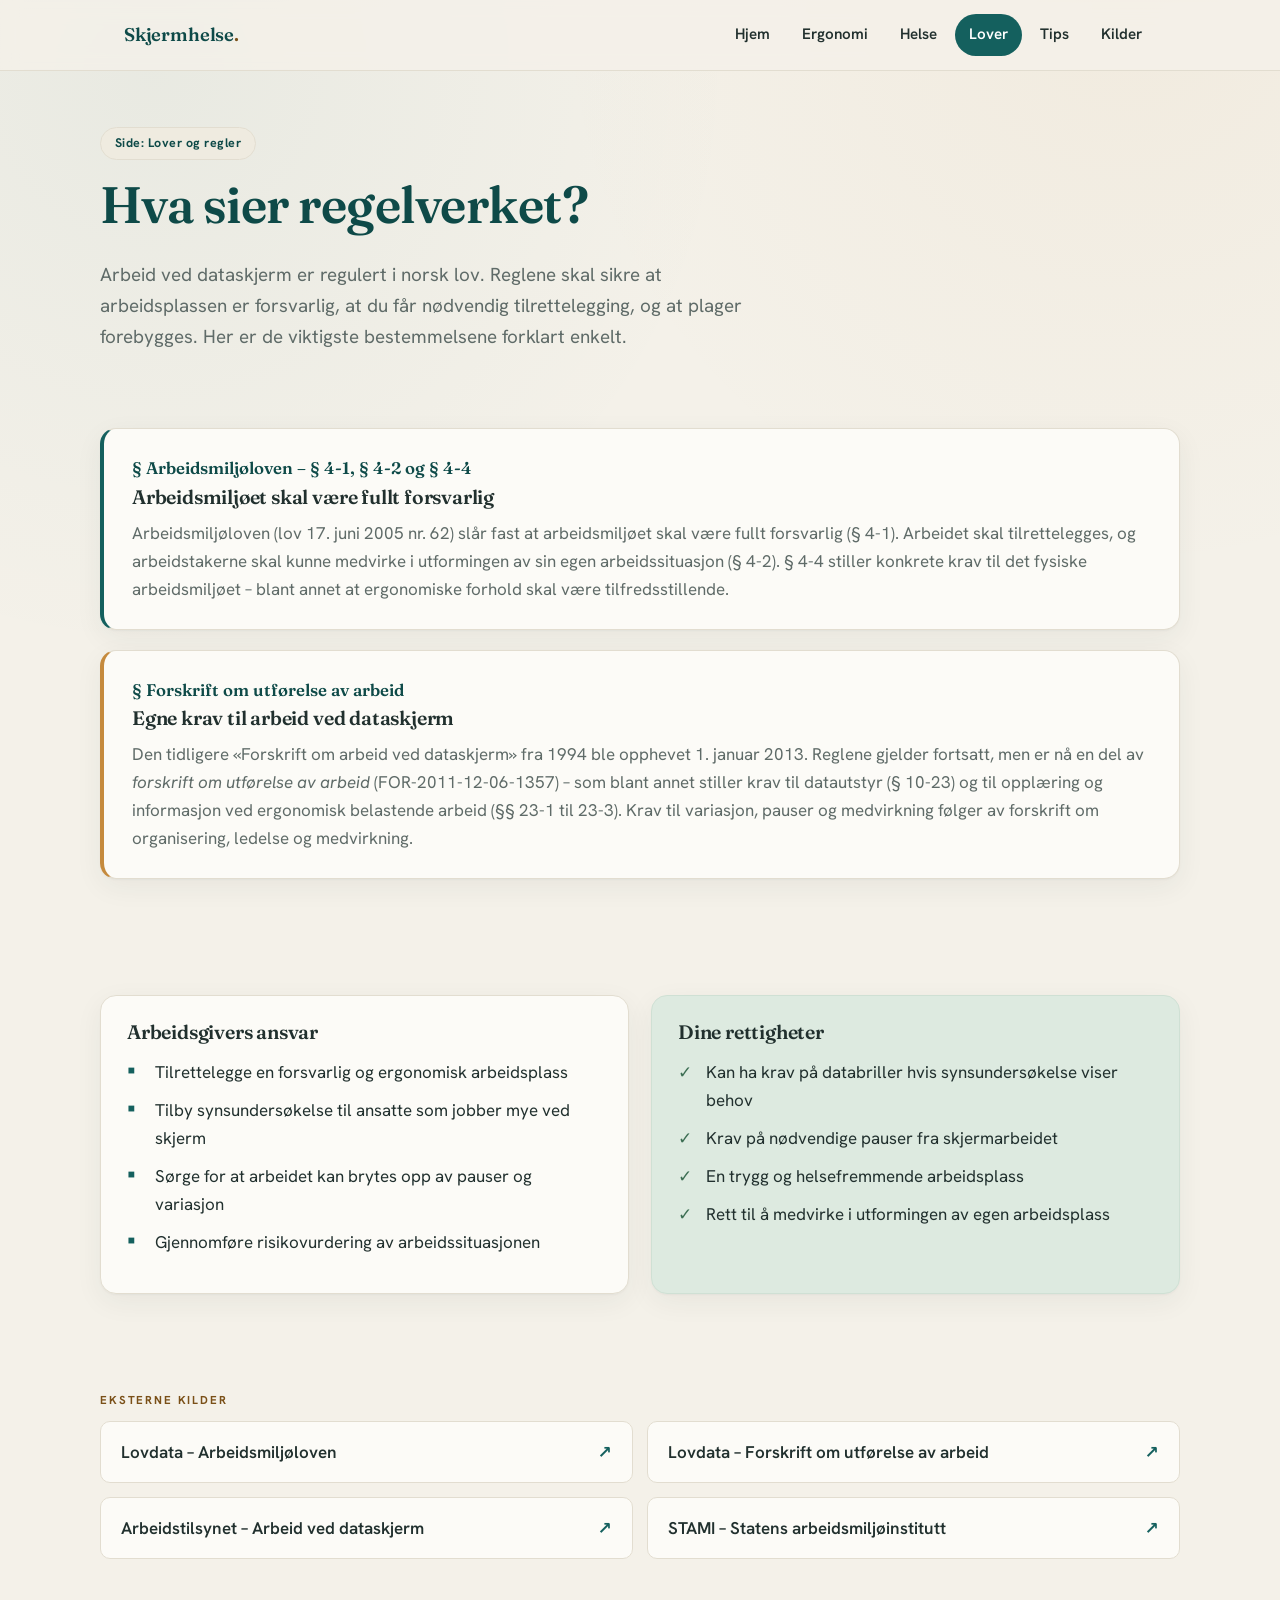
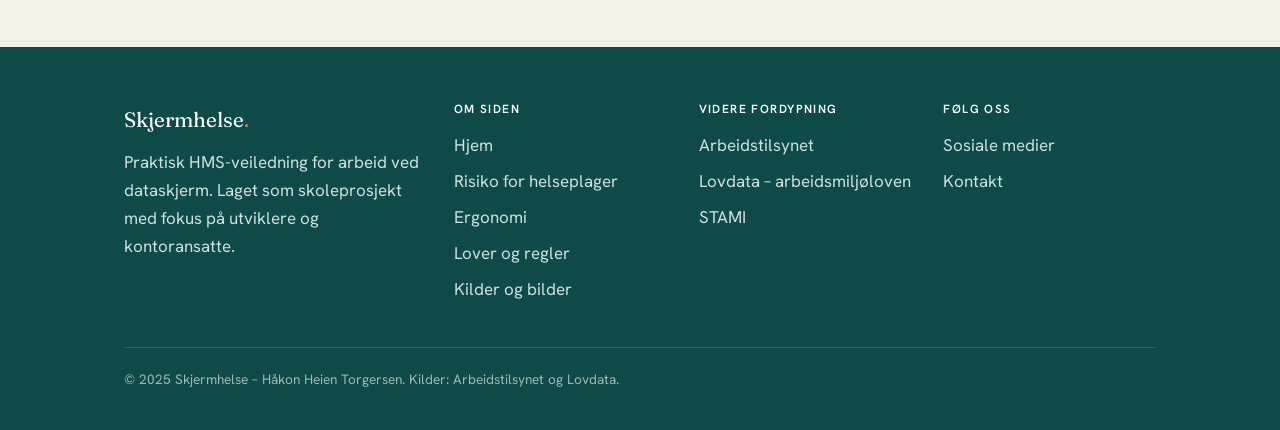
<file: lover.html>
<!DOCTYPE html>
<html lang="nb">
<head>
<meta charset="UTF-8">
<meta name="viewport" content="width=device-width, initial-scale=1">
<title>Skjermhelse – Lover og regler</title>
<meta name="description" content="Hva arbeidsmiljøloven og forskriftene krever ved arbeid ved dataskjerm.">
<link rel="preconnect" href="https://fonts.googleapis.com">
<link rel="preconnect" href="https://fonts.gstatic.com" crossorigin>
<link href="https://fonts.googleapis.com/css2?family=Fraunces:opsz,wght@9..144,500;9..144,600&family=Hanken+Grotesk:wght@400;500;600;700;800&display=swap" rel="stylesheet">
<link rel="stylesheet" href="styles.css">
</head>
<body>

<header class="site-header">
  <div class="wrap nav">
    <a class="brand" href="index.html">Skjermhelse<span>.</span></a>
    <button class="nav-toggle" onclick="toggleNav()" aria-label="Meny">☰</button>
    <ul class="nav-links" id="navLinks">
      <li><a href="index.html">Hjem</a></li>
      <li><a href="ergonomi.html">Ergonomi</a></li>
      <li><a href="helse.html">Helse</a></li>
      <li><a class="active" href="lover.html">Lover</a></li>
      <li><a href="tips.html">Tips</a></li>
      <li><a href="kilder.html">Kilder</a></li>
    </ul>
  </div>
</header>

<main>
  <section class="wrap page-head">
    <span class="tag reveal d1">Side: Lover og regler</span>
    <h1 class="reveal d1">Hva sier regelverket?</h1>
    <p class="lead reveal d2">Arbeid ved dataskjerm er regulert i norsk lov. Reglene skal sikre at arbeidsplassen er forsvarlig, at du får nødvendig tilrettelegging, og at plager forebygges. Her er de viktigste bestemmelsene forklart enkelt.</p>
  </section>

  <section class="wrap section--tight">
    <div class="law reveal d1">
      <div class="ref">§ Arbeidsmiljøloven – § 4-1, § 4-2 og § 4-4</div>
      <h3>Arbeidsmiljøet skal være fullt forsvarlig</h3>
      <p>Arbeidsmiljøloven (lov 17. juni 2005 nr. 62) slår fast at arbeidsmiljøet skal være fullt forsvarlig (§ 4-1). Arbeidet skal tilrettelegges, og arbeidstakerne skal kunne medvirke i utformingen av sin egen arbeidssituasjon (§ 4-2). § 4-4 stiller konkrete krav til det fysiske arbeidsmiljøet – blant annet at ergonomiske forhold skal være tilfredsstillende.</p>
    </div>

    <div class="law alt reveal d2">
      <div class="ref">§ Forskrift om utførelse av arbeid</div>
      <h3>Egne krav til arbeid ved dataskjerm</h3>
      <p>Den tidligere «Forskrift om arbeid ved dataskjerm» fra 1994 ble opphevet 1. januar 2013. Reglene gjelder fortsatt, men er nå en del av <em>forskrift om utførelse av arbeid</em> (FOR-2011-12-06-1357) – som blant annet stiller krav til datautstyr (§ 10-23) og til opplæring og informasjon ved ergonomisk belastende arbeid (§§ 23-1 til 23-3). Krav til variasjon, pauser og medvirkning følger av forskrift om organisering, ledelse og medvirkning.</p>
    </div>
  </section>

  <section class="wrap section--tight">
    <div class="two-col">
      <div class="duty employer reveal d1">
        <h3>Arbeidsgivers ansvar</h3>
        <ul>
          <li>Tilrettelegge en forsvarlig og ergonomisk arbeidsplass</li>
          <li>Tilby synsundersøkelse til ansatte som jobber mye ved skjerm</li>
          <li>Sørge for at arbeidet kan brytes opp av pauser og variasjon</li>
          <li>Gjennomføre risikovurdering av arbeidssituasjonen</li>
        </ul>
      </div>
      <div class="duty rights reveal d2">
        <h3>Dine rettigheter</h3>
        <ul>
          <li>Kan ha krav på databriller hvis synsundersøkelse viser behov</li>
          <li>Krav på nødvendige pauser fra skjermarbeidet</li>
          <li>En trygg og helsefremmende arbeidsplass</li>
          <li>Rett til å medvirke i utformingen av egen arbeidsplass</li>
        </ul>
      </div>
    </div>
  </section>

  <section class="wrap section--tight">
    <p class="eyebrow reveal d1">Eksterne kilder</p>
    <div class="links reveal d2">
      <a href="https://lovdata.no/lov/2005-06-17-62" target="_blank" rel="noopener"><span>Lovdata – Arbeidsmiljøloven</span><span class="arrow">↗</span></a>
      <a href="https://lovdata.no/dokument/SF/forskrift/2011-12-06-1357" target="_blank" rel="noopener"><span>Lovdata – Forskrift om utførelse av arbeid</span><span class="arrow">↗</span></a>
      <a href="https://www.arbeidstilsynet.no/arbeidsmiljo/ergonomi/arbeid-ved-dataskjerm/" target="_blank" rel="noopener"><span>Arbeidstilsynet – Arbeid ved dataskjerm</span><span class="arrow">↗</span></a>
      <a href="https://stami.no/" target="_blank" rel="noopener"><span>STAMI – Statens arbeidsmiljøinstitutt</span><span class="arrow">↗</span></a>
    </div>
  </section>
</main>

<footer class="site-footer">
  <div class="wrap">
    <div class="footer-grid">
      <div>
        <div class="fbrand">Skjermhelse<span>.</span></div>
        <p>Praktisk HMS-veiledning for arbeid ved dataskjerm. Laget som skoleprosjekt med fokus på utviklere og kontoransatte.</p>
      </div>
      <div>
        <h4>Om siden</h4>
        <a href="index.html">Hjem</a>
        <a href="helse.html">Risiko for helseplager</a>
        <a href="ergonomi.html">Ergonomi</a>
        <a href="lover.html">Lover og regler</a>
        <a href="kilder.html">Kilder og bilder</a>
      </div>
      <div>
        <h4>Videre fordypning</h4>
        <a href="https://www.arbeidstilsynet.no/arbeidsmiljo/ergonomi/arbeid-ved-dataskjerm/" target="_blank" rel="noopener">Arbeidstilsynet</a>
        <a href="https://lovdata.no/lov/2005-06-17-62" target="_blank" rel="noopener">Lovdata – arbeidsmiljøloven</a>
        <a href="https://stami.no/" target="_blank" rel="noopener">STAMI</a>
      </div>
      <div>
        <h4>Følg oss</h4>
        <a href="#" rel="noopener">Sosiale medier</a>
        <a href="#">Kontakt</a>
      </div>
    </div>
    <div class="footer-bottom">© 2025 Skjermhelse – Håkon Heien Torgersen. Kilder: Arbeidstilsynet og Lovdata.</div>
  </div>
</footer>

<script src="script.js"></script>
</body>
</html>
</file>
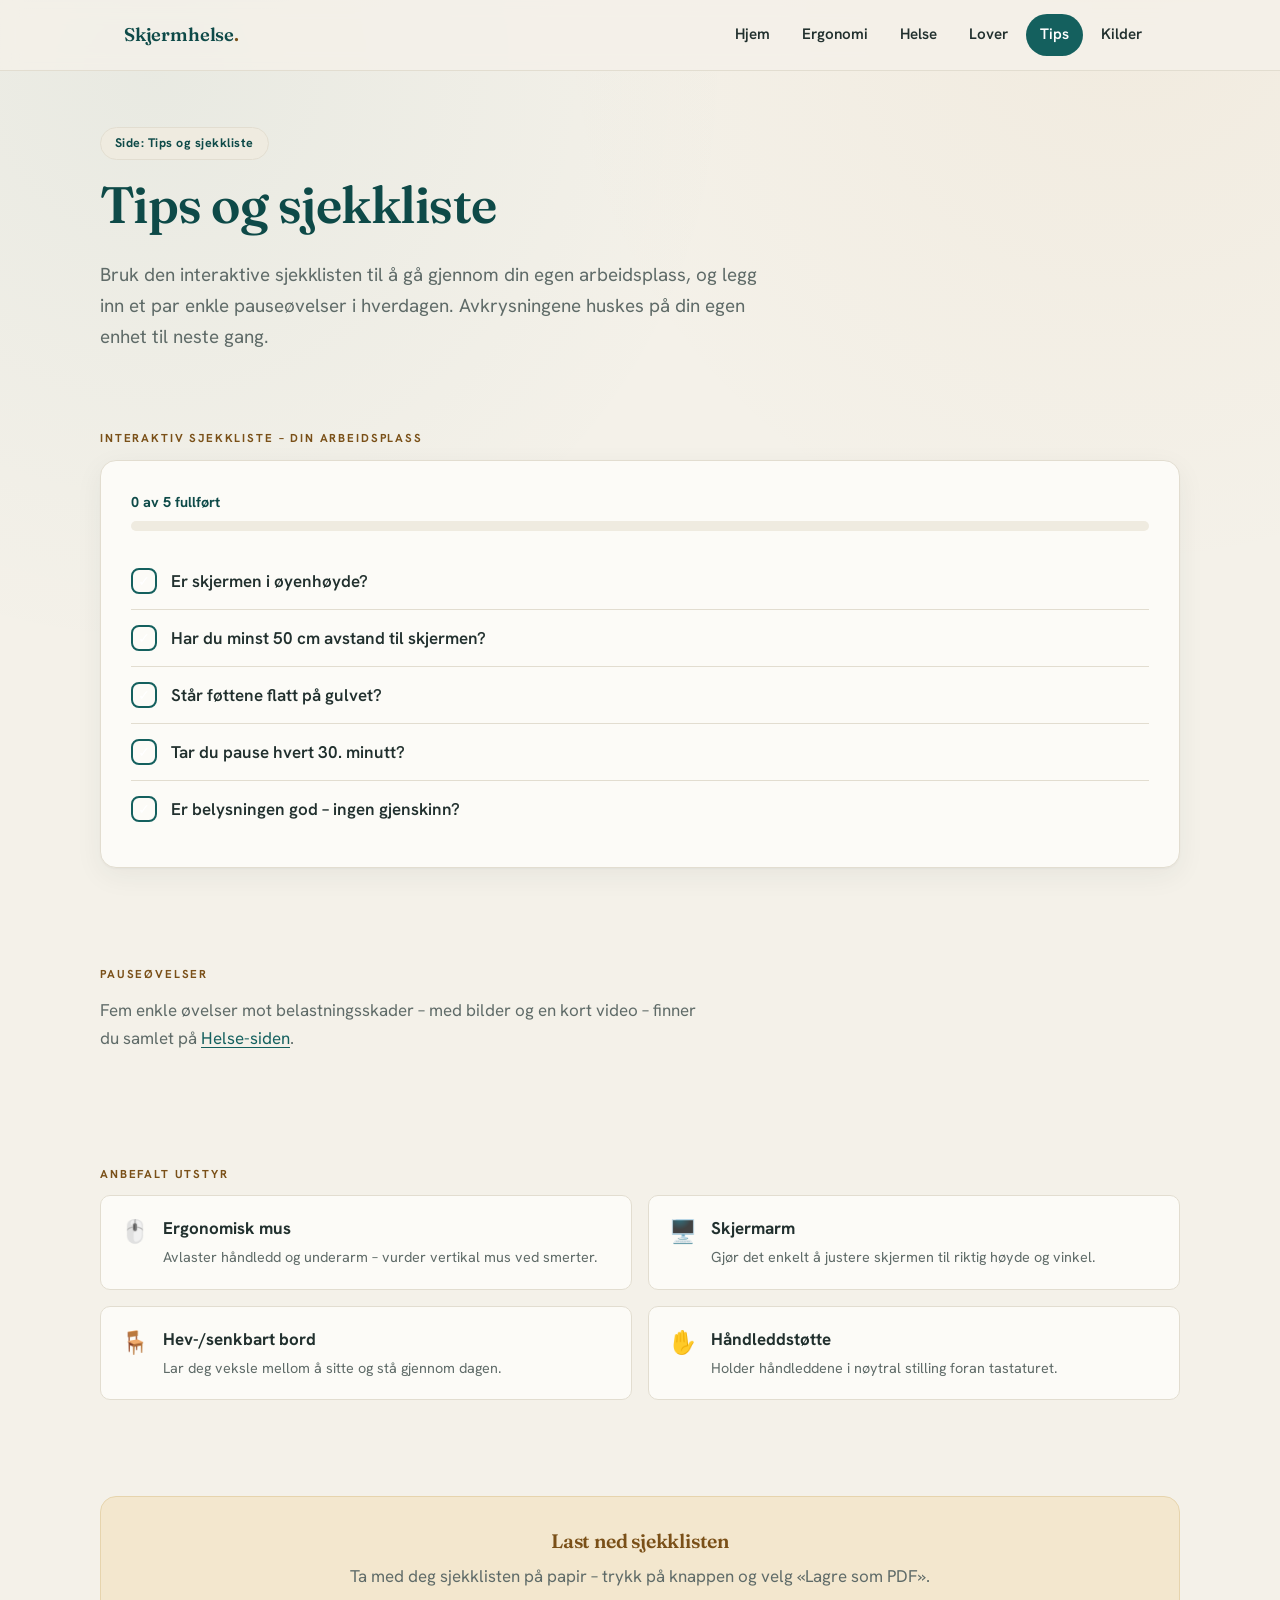
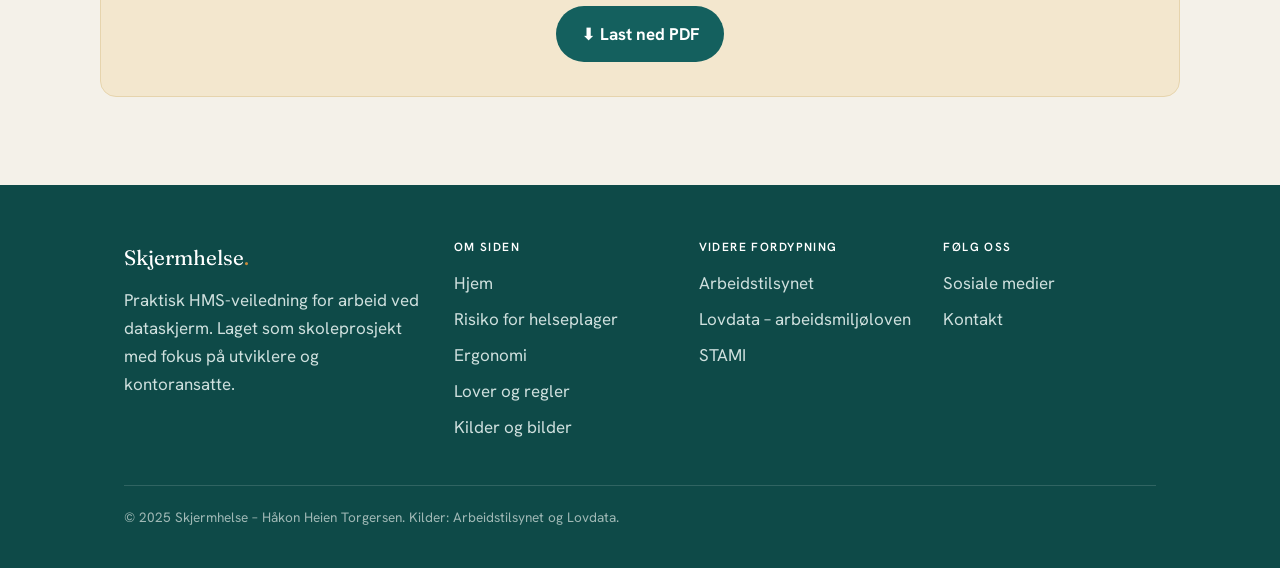
<file: tips.html>
<!DOCTYPE html>
<html lang="nb">
<head>
<meta charset="UTF-8">
<meta name="viewport" content="width=device-width, initial-scale=1">
<title>Skjermhelse – Tips og sjekkliste</title>
<meta name="description" content="Interaktiv sjekkliste, pauseøvelser og anbefalt utstyr for skjermarbeid.">
<link rel="preconnect" href="https://fonts.googleapis.com">
<link rel="preconnect" href="https://fonts.gstatic.com" crossorigin>
<link href="https://fonts.googleapis.com/css2?family=Fraunces:opsz,wght@9..144,500;9..144,600&family=Hanken+Grotesk:wght@400;500;600;700;800&display=swap" rel="stylesheet">
<link rel="stylesheet" href="styles.css">
</head>
<body>

<header class="site-header">
  <div class="wrap nav">
    <a class="brand" href="index.html">Skjermhelse<span>.</span></a>
    <button class="nav-toggle" onclick="toggleNav()" aria-label="Meny">☰</button>
    <ul class="nav-links" id="navLinks">
      <li><a href="index.html">Hjem</a></li>
      <li><a href="ergonomi.html">Ergonomi</a></li>
      <li><a href="helse.html">Helse</a></li>
      <li><a href="lover.html">Lover</a></li>
      <li><a class="active" href="tips.html">Tips</a></li>
      <li><a href="kilder.html">Kilder</a></li>
    </ul>
  </div>
</header>

<main>
  <section class="wrap page-head">
    <span class="tag reveal d1">Side: Tips og sjekkliste</span>
    <h1 class="reveal d1">Tips og sjekkliste</h1>
    <p class="lead reveal d2">Bruk den interaktive sjekklisten til å gå gjennom din egen arbeidsplass, og legg inn et par enkle pauseøvelser i hverdagen. Avkrysningene huskes på din egen enhet til neste gang.</p>
  </section>

  <!-- INTERAKTIV SJEKKLISTE -->
  <section class="wrap section--tight">
    <p class="eyebrow reveal d1">Interaktiv sjekkliste – din arbeidsplass</p>
    <div class="checklist reveal d2">
      <div class="progress-label" id="progressLabel">0 av 5 fullført</div>
      <div class="progress"><i id="progressBar"></i></div>
      <div id="checklist">
        <div class="item" data-id="skjerm"><span class="box">✓</span><span class="label">Er skjermen i øyenhøyde?</span></div>
        <div class="item" data-id="avstand"><span class="box">✓</span><span class="label">Har du minst 50 cm avstand til skjermen?</span></div>
        <div class="item" data-id="fotter"><span class="box">✓</span><span class="label">Står føttene flatt på gulvet?</span></div>
        <div class="item" data-id="pause"><span class="box">✓</span><span class="label">Tar du pause hvert 30. minutt?</span></div>
        <div class="item" data-id="lys"><span class="box">✓</span><span class="label">Er belysningen god – ingen gjenskinn?</span></div>
      </div>
    </div>
  </section>

  <!-- PAUSEØVELSER (flyttet til Helse) -->
  <section class="wrap section--tight">
    <p class="eyebrow reveal d1">Pauseøvelser</p>
    <p class="reveal d2" style="color:var(--muted);max-width:60ch;">Fem enkle øvelser mot belastningsskader – med bilder og en kort video – finner du samlet på <a href="helse.html#ovelser">Helse-siden</a>.</p>
  </section>

  <!-- ANBEFALT UTSTYR -->
  <section class="wrap section--tight">
    <p class="eyebrow reveal d1">Anbefalt utstyr</p>
    <div class="gear reveal d2">
      <div class="g"><span class="ico">🖱️</span><div><strong>Ergonomisk mus</strong><span>Avlaster håndledd og underarm – vurder vertikal mus ved smerter.</span></div></div>
      <div class="g"><span class="ico">🖥️</span><div><strong>Skjermarm</strong><span>Gjør det enkelt å justere skjermen til riktig høyde og vinkel.</span></div></div>
      <div class="g"><span class="ico">🪑</span><div><strong>Hev-/senkbart bord</strong><span>Lar deg veksle mellom å sitte og stå gjennom dagen.</span></div></div>
      <div class="g"><span class="ico">✋</span><div><strong>Håndleddstøtte</strong><span>Holder håndleddene i nøytral stilling foran tastaturet.</span></div></div>
    </div>
  </section>

  <!-- LAST NED -->
  <section class="wrap section--tight">
    <div class="download reveal d2 no-print">
      <h3>Last ned sjekklisten</h3>
      <p style="color:var(--muted);">Ta med deg sjekklisten på papir – trykk på knappen og velg «Lagre som PDF».</p>
      <button class="btn btn-primary" onclick="lastNedSjekkliste()">⬇ Last ned PDF</button>
    </div>
  </section>

  <!-- Utskriftsvennlig versjon (vises kun ved utskrift) -->
  <section class="wrap print-only">
    <h2>Sjekkliste – din arbeidsplass ved dataskjerm</h2>
    <ul>
      <li>☐ Er skjermen i øyenhøyde?</li>
      <li>☐ Har du minst 50 cm avstand til skjermen?</li>
      <li>☐ Står føttene flatt på gulvet?</li>
      <li>☐ Tar du pause hvert 30. minutt?</li>
      <li>☐ Er belysningen god – ingen gjenskinn?</li>
    </ul>
    <p>Pauseøvelser: nakke · skuldre · håndledd. Hvil øynene med 20–20–20-regelen.</p>
  </section>
</main>

<footer class="site-footer">
  <div class="wrap">
    <div class="footer-grid">
      <div>
        <div class="fbrand">Skjermhelse<span>.</span></div>
        <p>Praktisk HMS-veiledning for arbeid ved dataskjerm. Laget som skoleprosjekt med fokus på utviklere og kontoransatte.</p>
      </div>
      <div>
        <h4>Om siden</h4>
        <a href="index.html">Hjem</a>
        <a href="helse.html">Risiko for helseplager</a>
        <a href="ergonomi.html">Ergonomi</a>
        <a href="lover.html">Lover og regler</a>
        <a href="kilder.html">Kilder og bilder</a>
      </div>
      <div>
        <h4>Videre fordypning</h4>
        <a href="https://www.arbeidstilsynet.no/arbeidsmiljo/ergonomi/arbeid-ved-dataskjerm/" target="_blank" rel="noopener">Arbeidstilsynet</a>
        <a href="https://lovdata.no/lov/2005-06-17-62" target="_blank" rel="noopener">Lovdata – arbeidsmiljøloven</a>
        <a href="https://stami.no/" target="_blank" rel="noopener">STAMI</a>
      </div>
      <div>
        <h4>Følg oss</h4>
        <a href="#" rel="noopener">Sosiale medier</a>
        <a href="#">Kontakt</a>
      </div>
    </div>
    <div class="footer-bottom">© 2025 Skjermhelse – Håkon Heien Torgersen. Kilder: Arbeidstilsynet og Lovdata.</div>
  </div>
</footer>

<script src="script.js"></script>
</body>
</html>
</file>
<file: styles.css>
/* =========================================================
   HMS – Arbeid ved dataskjerm
   Delt stilark for alle sider
   ========================================================= */

/* ---- Fargepalett & designvariabler ---- */
:root {
  /* Bakgrunner */
  --bg:          #F4F1E9;   /* varm off-white – lavere blending enn rent hvitt */
  --surface:     #FCFBF7;   /* kort/flater, et hakk lysere enn bakgrunn */
  --surface-2:   #EFEBE0;   /* nedtonet flate for seksjoner */

  /* Tekst */
  --ink:         #21302E;   /* mørk, grønntonet "nesten-svart" */
  --muted:       #5F6B68;   /* sekundærtekst */
  --line:        #E2DDD0;   /* hårfine kantlinjer */

  /* Primær – petroleumsblå/teal */
  --primary:     #14605E;
  --primary-700: #0E4A48;
  --primary-tint:#DCEBE8;

  /* Sekundær – salviegrønn (positivt / "riktig") */
  --good:        #4E8B6A;
  --good-700:    #3C6E53;
  --good-tint:   #DDEAE0;

  /* Aksent – varm oker/gull (fakta, fremheving) */
  --accent:      #C58A3D;
  --accent-700:  #7A5018;
  --accent-tint: #F3E7CE;

  /* Varsel – terrakotta (advarsel / "feil") */
  --warn:        #C25B45;
  --warn-700:    #A4452F;
  --warn-tint:   #F3DBD3;

  /* Form */
  --radius:      16px;
  --radius-sm:   10px;
  --shadow:      0 1px 2px rgba(33,48,46,.04), 0 8px 28px rgba(33,48,46,.06);
  --shadow-lg:   0 2px 6px rgba(33,48,46,.06), 0 20px 50px rgba(33,48,46,.10);
  --maxw:        1080px;
  --ease:        cubic-bezier(.22,.61,.36,1);
}

/* ---- Reset / grunnlag ---- */
*, *::before, *::after { box-sizing: border-box; }
html { scroll-behavior: smooth; }
body {
  margin: 0;
  font-family: "Hanken Grotesk", system-ui, sans-serif;
  color: var(--ink);
  background: var(--bg);
  line-height: 1.65;
  font-size: 17px;
  -webkit-font-smoothing: antialiased;
  /* mykt, organisk teksturlag for dybde uten å forstyrre lesing */
  background-image:
    radial-gradient(circle at 12% 8%, rgba(20,96,94,.05), transparent 42%),
    radial-gradient(circle at 88% 0%, rgba(197,138,61,.06), transparent 40%);
  background-attachment: fixed;
}

h1, h2, h3, h4 {
  font-family: "Fraunces", Georgia, serif;
  font-weight: 600;
  line-height: 1.12;
  color: var(--primary-700);
  letter-spacing: -.01em;
  margin: 0 0 .5em;
}
h1 { font-size: clamp(2rem, 5vw, 3.2rem); }
h2 { font-size: clamp(1.5rem, 3vw, 2.1rem); }
h3 { font-size: 1.22rem; color: var(--ink); }
p  { margin: 0 0 1rem; }
a  { color: var(--primary); text-decoration-thickness: 1px; text-underline-offset: 3px; }
a:hover { color: var(--primary-700); }
.eyebrow {
  font-family: "Hanken Grotesk", sans-serif;
  text-transform: uppercase;
  letter-spacing: .16em;
  font-size: .72rem;
  font-weight: 700;
  color: var(--accent-700);
  margin: 0 0 .8rem;
}

/* ---- Layout-hjelpere ---- */
.wrap { max-width: var(--maxw); margin: 0 auto; padding: 0 24px; }
.section { padding: 72px 0; }
.section--tight { padding: 48px 0; }
.lead { font-size: 1.18rem; color: var(--muted); max-width: 60ch; }

/* ---- Topptekst / navigasjon ---- */
.site-header {
  position: sticky; top: 0; z-index: 50;
  background: rgba(244,241,233,.82);
  backdrop-filter: blur(10px);
  border-bottom: 1px solid var(--line);
}
.nav {
  display: flex; align-items: center; justify-content: space-between;
  height: 70px;
}
.brand {
  font-family: "Fraunces", serif;
  font-weight: 600; font-size: 1.15rem;
  color: var(--primary-700); text-decoration: none;
  letter-spacing: -.01em;
}
.brand span { color: var(--accent-700); }
.nav-links { display: flex; gap: 4px; list-style: none; margin: 0; padding: 0; }
.nav-links a {
  display: block; padding: 8px 14px; border-radius: 999px;
  text-decoration: none; color: var(--ink); font-weight: 600;
  font-size: .95rem; transition: background .2s var(--ease), color .2s var(--ease);
}
.nav-links a:hover { background: var(--primary-tint); color: var(--primary-700); }
.nav-links a.active { background: var(--primary); color: #fff; }
.nav-toggle {
  display: none; background: none; border: 1px solid var(--line);
  border-radius: 10px; padding: 8px 10px; cursor: pointer; color: var(--ink);
}

/* ---- Knapper ---- */
.btn {
  display: inline-flex; align-items: center; gap: .5em;
  font: inherit; font-weight: 700; cursor: pointer;
  padding: 13px 24px; border-radius: 999px; border: 1px solid transparent;
  text-decoration: none; transition: transform .15s var(--ease), background .2s, box-shadow .2s;
}
.btn:active { transform: translateY(1px); }
.btn-primary { background: var(--primary); color: #fff; }
.btn-primary:hover { background: var(--primary-700); color: #fff; box-shadow: var(--shadow); }
.btn-ghost { background: transparent; color: var(--primary-700); border-color: var(--line); }
.btn-ghost:hover { background: var(--surface); border-color: var(--primary); }

/* ---- Hero ---- */
.hero { padding: 64px 0 40px; }
.hero-grid {
  display: grid; grid-template-columns: 1.1fr .9fr; gap: 40px; align-items: center;
}
.hero-actions { display: flex; gap: 12px; flex-wrap: wrap; margin-top: 20px; }

/* ---- Bilde-/medie-plassholder ---- */
.placeholder {
  display: flex; flex-direction: column; align-items: center; justify-content: center;
  text-align: center; gap: 8px;
  background:
    repeating-linear-gradient(135deg, transparent 0 14px, rgba(20,96,94,.05) 14px 15px),
    var(--surface);
  border: 2px dashed #C9C2B1; border-radius: var(--radius);
  color: var(--muted); font-size: .9rem; font-weight: 600;
  min-height: 240px; padding: 20px;
}
.placeholder small { font-weight: 500; opacity: .8; }
.placeholder .ph-icon { font-size: 1.6rem; opacity: .55; }
.placeholder.video { min-height: 300px; background: #20302e; color: #cfd8d6; border-color: #3a4a48; }
.placeholder.video .play {
  width: 64px; height: 64px; border-radius: 50%; background: rgba(255,255,255,.12);
  display: grid; place-items: center; font-size: 1.4rem; margin-bottom: 6px;
  border: 1px solid rgba(255,255,255,.2);
}

/* ---- Kort ---- */
.cards { display: grid; grid-template-columns: repeat(3, 1fr); gap: 22px; }
.card {
  background: var(--surface); border: 1px solid var(--line); border-radius: var(--radius);
  padding: 28px; box-shadow: var(--shadow);
  transition: transform .2s var(--ease), box-shadow .2s var(--ease), border-color .2s;
  display: flex; flex-direction: column;
}
.card:hover { transform: translateY(-4px); box-shadow: var(--shadow-lg); border-color: var(--primary-tint); }
.card .badge {
  width: 46px; height: 46px; border-radius: 12px; display: grid; place-items: center;
  font-size: 1.3rem; margin-bottom: 14px; background: var(--primary-tint); color: var(--primary-700);
}
.card h3 { margin-bottom: .35em; }
.card p { color: var(--muted); font-size: .98rem; flex: 1; }
.card .more { margin-top: 14px; font-weight: 700; color: var(--primary); text-decoration: none; }
.card .more:hover { color: var(--primary-700); }

/* fargevarianter på badge */
.badge.green { background: var(--good-tint); color: var(--good-700); }
.badge.gold  { background: var(--accent-tint); color: var(--accent-700); }
.badge.clay  { background: var(--warn-tint); color: var(--warn-700); }

/* ---- Intro-stripe ---- */
.intro {
  background: var(--surface); border: 1px solid var(--line); border-radius: var(--radius);
  padding: 36px; text-align: center; box-shadow: var(--shadow);
}
.intro p { max-width: 64ch; margin-inline: auto; color: var(--muted); }

/* ---- "Visste du at" – faktaboks ---- */
.fact {
  background: linear-gradient(135deg, var(--primary) 0%, var(--primary-700) 100%);
  color: #fff; border-radius: var(--radius); padding: 40px; text-align: center;
  box-shadow: var(--shadow-lg); position: relative; overflow: hidden;
}
.fact::after {
  content: ""; position: absolute; right: -40px; top: -40px; width: 180px; height: 180px;
  background: radial-gradient(circle, rgba(197,138,61,.35), transparent 70%);
}
.fact .eyebrow { color: var(--accent-tint); }
.fact .big { font-family: "Fraunces", serif; font-size: clamp(2.4rem, 6vw, 3.6rem); line-height: 1; margin: 4px 0 12px; }
.fact p { color: rgba(255,255,255,.88); max-width: 60ch; margin-inline: auto; margin-bottom: 0; }

/* ---- Sidehode på undersider ---- */
.page-head { padding: 56px 0 12px; }
.page-head .tag {
  display: inline-block; background: var(--surface-2); border: 1px solid var(--line);
  border-radius: 999px; padding: 5px 14px; font-size: .78rem; font-weight: 700;
  letter-spacing: .04em; color: var(--primary-700); margin-bottom: 16px;
}

/* ---- To-kolonne sammenligning (riktig/feil) ---- */
.compare { display: grid; grid-template-columns: 1fr 1fr; gap: 22px; }
.compare .col h3 { display: flex; align-items: center; gap: 8px; }
.tag-ok   { color: var(--good-700); }
.tag-bad  { color: var(--warn-700); }
.compare .col.ok .placeholder  { border-color: var(--good); }
.compare .col.bad .placeholder { border-color: var(--warn); }

/* ---- Sjekkpunkt-liste (info, ikke interaktiv) ---- */
.checkpoints {
  background: var(--surface); border: 1px solid var(--line); border-radius: var(--radius);
  padding: 30px; box-shadow: var(--shadow);
}
.checkpoints ul { list-style: none; margin: 0; padding: 0; display: grid; grid-template-columns: 1fr 1fr; gap: 18px 30px; }
.checkpoints li { display: flex; gap: 12px; }
.checkpoints .dot {
  flex: none; width: 26px; height: 26px; border-radius: 50%;
  background: var(--primary-tint); color: var(--primary-700);
  display: grid; place-items: center; font-size: .8rem; font-weight: 800; margin-top: 2px;
}
.checkpoints strong { display: block; }
.checkpoints span.desc { color: var(--muted); font-size: .92rem; }

/* ---- Helse: tre ikon-kort ---- */
.symptoms { display: grid; grid-template-columns: repeat(3,1fr); gap: 22px; }
.symptom { background: var(--surface); border: 1px solid var(--line); border-radius: var(--radius); padding: 26px; box-shadow: var(--shadow); }
.symptom .ico { font-size: 1.8rem; margin-bottom: 10px; display: block; }
.symptom h3 { margin-bottom: .4em; }
.symptom p { color: var(--muted); font-size: .96rem; margin: 0; }

/* ---- Forebygging split ---- */
.split { display: grid; grid-template-columns: .9fr 1.1fr; gap: 28px; align-items: center; }

/* ---- Lover: paragraf-blokker ---- */
.law {
  background: var(--surface); border: 1px solid var(--line); border-left: 4px solid var(--primary);
  border-radius: var(--radius); padding: 26px 28px; box-shadow: var(--shadow); margin-bottom: 20px;
}
.law .ref { font-family: "Fraunces", serif; font-size: 1.05rem; color: var(--primary-700); font-weight: 600; }
.law h3 { margin: 4px 0 10px; }
.law p { color: var(--muted); margin-bottom: 0; }
.law.alt { border-left-color: var(--accent); }

.two-col { display: grid; grid-template-columns: 1fr 1fr; gap: 22px; }
.duty {
  background: var(--surface); border: 1px solid var(--line); border-radius: var(--radius);
  padding: 26px; box-shadow: var(--shadow);
}
.duty.rights { background: var(--good-tint); border-color: #cfe0d4; }
.duty h3 { margin-bottom: 14px; }
.duty ul { margin: 0; padding-left: 0; list-style: none; }
.duty li { padding-left: 28px; position: relative; margin-bottom: 10px; }
.duty li::before {
  content: "✓"; position: absolute; left: 0; top: 0; font-weight: 800;
  color: var(--good-700);
}
.duty.employer li::before { content: "•"; color: var(--primary); font-size: 1.3em; line-height: 1; }

/* ---- Interaktiv sjekkliste ---- */
.checklist {
  background: var(--surface); border: 1px solid var(--line); border-radius: var(--radius);
  padding: 30px; box-shadow: var(--shadow);
}
.progress { height: 10px; background: var(--surface-2); border-radius: 999px; overflow: hidden; margin: 6px 0 22px; }
.progress > i { display: block; height: 100%; width: 0; background: linear-gradient(90deg, var(--good), var(--primary)); transition: width .4s var(--ease); }
.progress-label { font-weight: 700; color: var(--primary-700); font-size: .9rem; }
.checklist .item {
  display: flex; align-items: flex-start; gap: 14px; padding: 14px 0; border-top: 1px solid var(--line);
  cursor: pointer; user-select: none;
}
.checklist .item:first-of-type { border-top: none; }
.checklist .box {
  flex: none; width: 26px; height: 26px; border-radius: 8px; border: 2px solid var(--primary);
  display: grid; place-items: center; color: #fff; transition: background .2s var(--ease), border-color .2s;
  margin-top: 1px; font-size: .9rem;
}
.checklist .item.done .box { background: var(--good); border-color: var(--good); }
.checklist .item.done .label { color: var(--muted); text-decoration: line-through; }
.checklist .label { font-weight: 600; }

/* ---- Øvelser ---- */
.exercises { display: grid; grid-template-columns: repeat(3,1fr); gap: 22px; }
.exercise h3 { margin: 14px 0 4px; }
.exercise p { color: var(--muted); font-size: .95rem; margin: 0; }
.exercise .placeholder { min-height: 180px; }

/* ---- Utstyrsliste ---- */
.gear { display: grid; grid-template-columns: repeat(2,1fr); gap: 16px; }
.gear .g {
  background: var(--surface); border: 1px solid var(--line); border-radius: var(--radius-sm);
  padding: 18px 20px; display: flex; gap: 14px; align-items: flex-start;
}
.gear .g .ico { font-size: 1.4rem; }
.gear .g strong { display: block; }
.gear .g span { color: var(--muted); font-size: .9rem; }

/* ---- Nedlasting ---- */
.download { text-align: center; background: var(--accent-tint); border: 1px solid #e6d4ad; border-radius: var(--radius); padding: 34px; }
.download h3 { color: var(--accent-700); }

/* ---- Lenker / kilder ---- */
.links { display: grid; grid-template-columns: repeat(2,1fr); gap: 14px; }
.links a {
  display: flex; justify-content: space-between; align-items: center; gap: 10px;
  background: var(--surface); border: 1px solid var(--line); border-radius: var(--radius-sm);
  padding: 16px 20px; text-decoration: none; color: var(--ink); font-weight: 600;
  transition: border-color .2s, transform .15s var(--ease);
}
.links a:hover { border-color: var(--primary); transform: translateX(3px); }
.links a .arrow { color: var(--primary); }

/* ---- Bunntekst ---- */
.site-footer { background: var(--primary-700); color: #cfe0de; margin-top: 40px; }
.site-footer .wrap { padding-top: 56px; padding-bottom: 40px; }
.footer-grid { display: grid; grid-template-columns: 1.4fr 1fr 1fr 1fr; gap: 32px; }
.site-footer h4 { color: #fff; font-family: "Hanken Grotesk", sans-serif; text-transform: uppercase; letter-spacing: .12em; font-size: .74rem; margin-bottom: 14px; }
.site-footer a { color: #cfe0de; text-decoration: none; display: block; margin-bottom: 8px; }
.site-footer a:hover { color: #fff; text-decoration: underline; }
.site-footer .fbrand { font-family: "Fraunces", serif; font-size: 1.3rem; color: #fff; margin-bottom: 10px; }
.site-footer .fbrand span { color: var(--accent); }
.footer-bottom { border-top: 1px solid rgba(255,255,255,.14); margin-top: 36px; padding-top: 20px; font-size: .85rem; color: #9fb8b5; }

/* ---- Innlastingsanimasjon ---- */
.reveal { opacity: 0; transform: translateY(16px); animation: rise .7s var(--ease) forwards; }
@keyframes rise { to { opacity: 1; transform: none; } }
.d1 { animation-delay: .05s; } .d2 { animation-delay: .15s; }
.d3 { animation-delay: .25s; } .d4 { animation-delay: .35s; }

/* ---- Responsiv ---- */
@media (max-width: 860px) {
  .nav-toggle { display: block; }
  .nav-links {
    position: absolute; top: 70px; left: 0; right: 0; flex-direction: column;
    background: var(--surface); border-bottom: 1px solid var(--line); padding: 12px 24px;
    gap: 4px; display: none; box-shadow: var(--shadow);
  }
  .nav-links.open { display: flex; }
  .hero-grid, .split, .compare, .two-col { grid-template-columns: 1fr; }
  .cards, .symptoms, .exercises { grid-template-columns: 1fr; }
  .checkpoints ul, .gear, .links { grid-template-columns: 1fr; }
  .footer-grid { grid-template-columns: 1fr 1fr; }
  .section { padding: 52px 0; }
}
@media (max-width: 480px) {
  .footer-grid { grid-template-columns: 1fr; }
}

/* ---- Utskrift (Last ned PDF via "Skriv ut → Lagre som PDF") ---- */
@media print {
  .site-header, .site-footer, .hero-actions, .nav-toggle, .no-print { display: none !important; }
  body { background: #fff; }
  .print-only { display: block !important; }
}
.print-only { display: none; }

/* =========================================================
   Bilder / media  (lagt til ved bildeoppdatering)
   ========================================================= */
figure.media { margin: 0; border-radius: var(--radius); overflow: hidden;
  box-shadow: var(--shadow); border: 1px solid var(--line); background: var(--surface); }
figure.media img { width: 100%; height: 100%; object-fit: cover; display: block; }
figure.media.ar43 { aspect-ratio: 4 / 3; }
figure.media.ar34 { aspect-ratio: 3 / 4; }
figure.media.contain { background: #ffffff; }
figure.media.contain img { object-fit: contain; }
.credit { font-size: .78rem; color: var(--muted); margin: 8px 2px 0; }
.credit a { color: var(--primary); text-decoration: none; }
.credit a:hover { text-decoration: underline; }

/* Øvelses-rutenett med 5 bilder */
.ex-grid { display: grid; grid-template-columns: repeat(auto-fill, minmax(190px, 1fr)); gap: 20px; }
.ex-card { background: var(--surface); border: 1px solid var(--line); border-radius: var(--radius);
  padding: 14px; box-shadow: var(--shadow); display: flex; flex-direction: column; }
.ex-card figure.media { box-shadow: none; margin-bottom: 12px; }
.ex-card figure.media.contain { aspect-ratio: 4 / 3; }
.ex-card h3 { font-size: 1.05rem; margin: 0 0 .3em; }
.ex-card p { color: var(--muted); font-size: .9rem; margin: 0 0 8px; flex: 1; }
.ex-card .credit { margin-top: auto; }

/* Kilder-side */
.source-item { display: grid; grid-template-columns: 120px 1fr; gap: 20px; align-items: start;
  background: var(--surface); border: 1px solid var(--line); border-radius: var(--radius);
  padding: 18px; box-shadow: var(--shadow); margin-bottom: 16px; }
.source-item figure.media { box-shadow: none; }
.source-item figure.media.contain { aspect-ratio: 1 / 1; }
.source-item .num { font-family: "Fraunces", serif; color: var(--accent-700); font-weight: 600; }
.source-item h3 { margin: 2px 0 6px; font-size: 1.05rem; }
.source-item p { margin: 0 0 4px; color: var(--muted); font-size: .92rem; }
.source-item a { color: var(--primary); }
.source-note { background: var(--accent-tint); border: 1px solid #e6d4ad; border-radius: var(--radius);
  padding: 18px 22px; color: var(--accent-700); font-size: .92rem; margin-bottom: 26px; }
@media (max-width: 560px) {
  .source-item { grid-template-columns: 1fr; }
  .source-item figure.media.contain { aspect-ratio: 16 / 9; max-width: 200px; }
}

/* Egne øvelsesillustrasjoner (inline SVG) */
figure.media svg { width: 100%; height: 100%; display: block; }
figure.media.contain svg { padding: 10px; box-sizing: border-box; }

/* Videokort på Helse (egne øvelsesvideoer) */
.ex-card figure.media.videoframe { aspect-ratio: 16 / 9; background: #20302e; }
.ex-card figure.media video { width: 100%; height: 100%; object-fit: cover; display: block; background: #20302e; }
.ex-card .help { font-weight: 700; color: var(--primary-700); font-size: .9rem; margin: 0 0 8px; }
.ex-card ol.steps { margin: 0 0 4px; padding-left: 1.15rem; color: var(--muted); font-size: .92rem; }
.ex-card ol.steps li { margin-bottom: 4px; }
</file>
